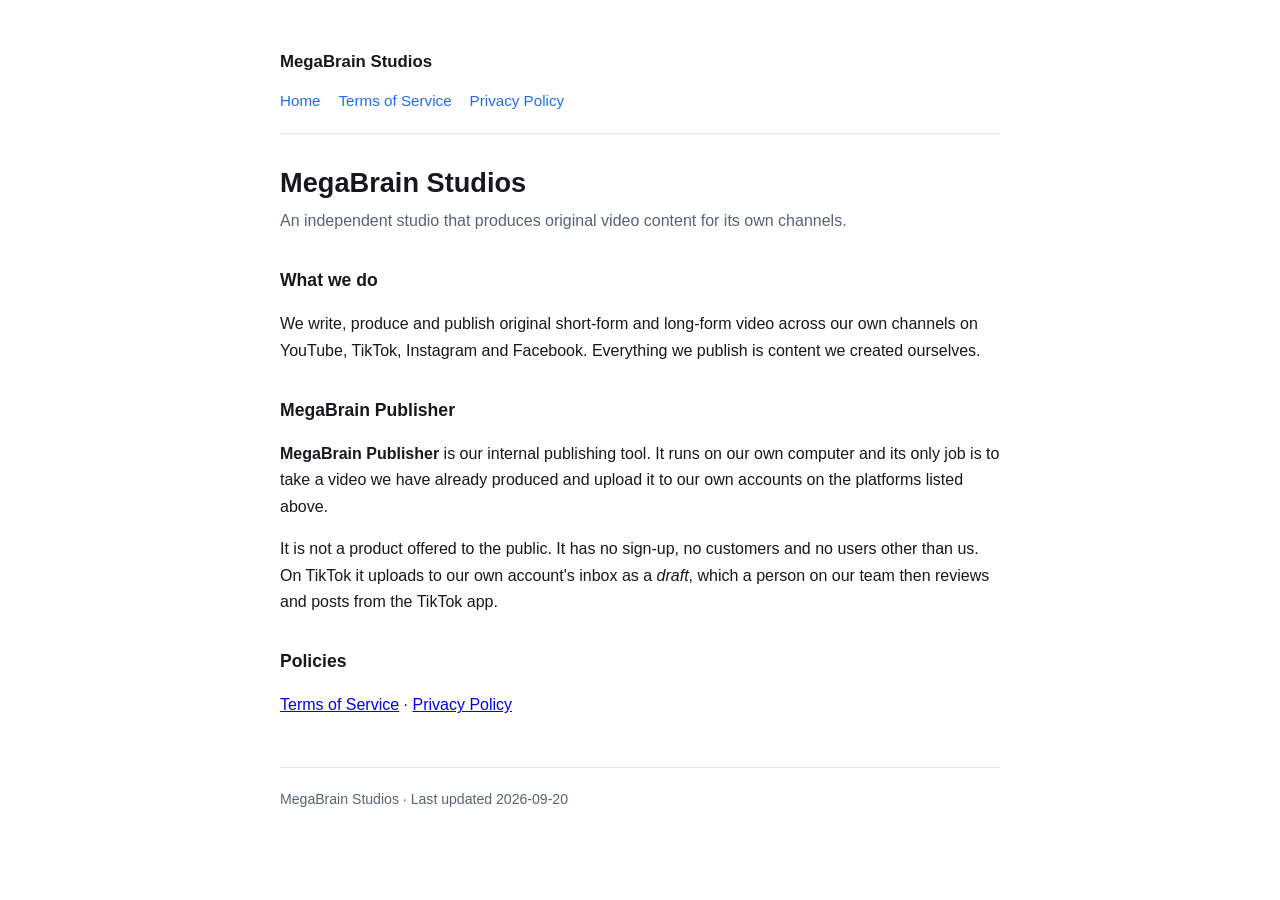
<file: index.html>
<!doctype html>
<html lang="en">
<head>
<meta charset="utf-8">
<meta name="viewport" content="width=device-width, initial-scale=1">
<title>MegaBrain Studios</title>
<meta name="description" content="MegaBrain Studios produces original short-form and long-form video for its own channels.">
<link rel="stylesheet" href="style.css">
</head>
<body>
<div class="wrap">
  <header>
    <a class="brand" href="./">MegaBrain Studios</a>
    <nav>
      <a href="./">Home</a>
      <a href="terms.html">Terms of Service</a>
      <a href="privacy.html">Privacy Policy</a>
    </nav>
  </header>

  <h1>MegaBrain Studios</h1>
  <p class="lead">An independent studio that produces original video content for its own channels.</p>

  <h2>What we do</h2>
  <p>We write, produce and publish original short-form and long-form video across our own
  channels on YouTube, TikTok, Instagram and Facebook. Everything we publish is content we
  created ourselves.</p>

  <h2>MegaBrain Publisher</h2>
  <p><strong>MegaBrain Publisher</strong> is our internal publishing tool. It runs on our own
  computer and its only job is to take a video we have already produced and upload it to our own
  accounts on the platforms listed above.</p>
  <p>It is not a product offered to the public. It has no sign-up, no customers and no users other
  than us. On TikTok it uploads to our own account's inbox as a <em>draft</em>, which a person on
  our team then reviews and posts from the TikTok app.</p>

  <h2>Policies</h2>
  <p>
    <a href="terms.html">Terms of Service</a> ·
    <a href="privacy.html">Privacy Policy</a>
  </p>

  <footer>
    MegaBrain Studios · Last updated 2026-09-20
  </footer>
</div>
</body>
</html>
</file>
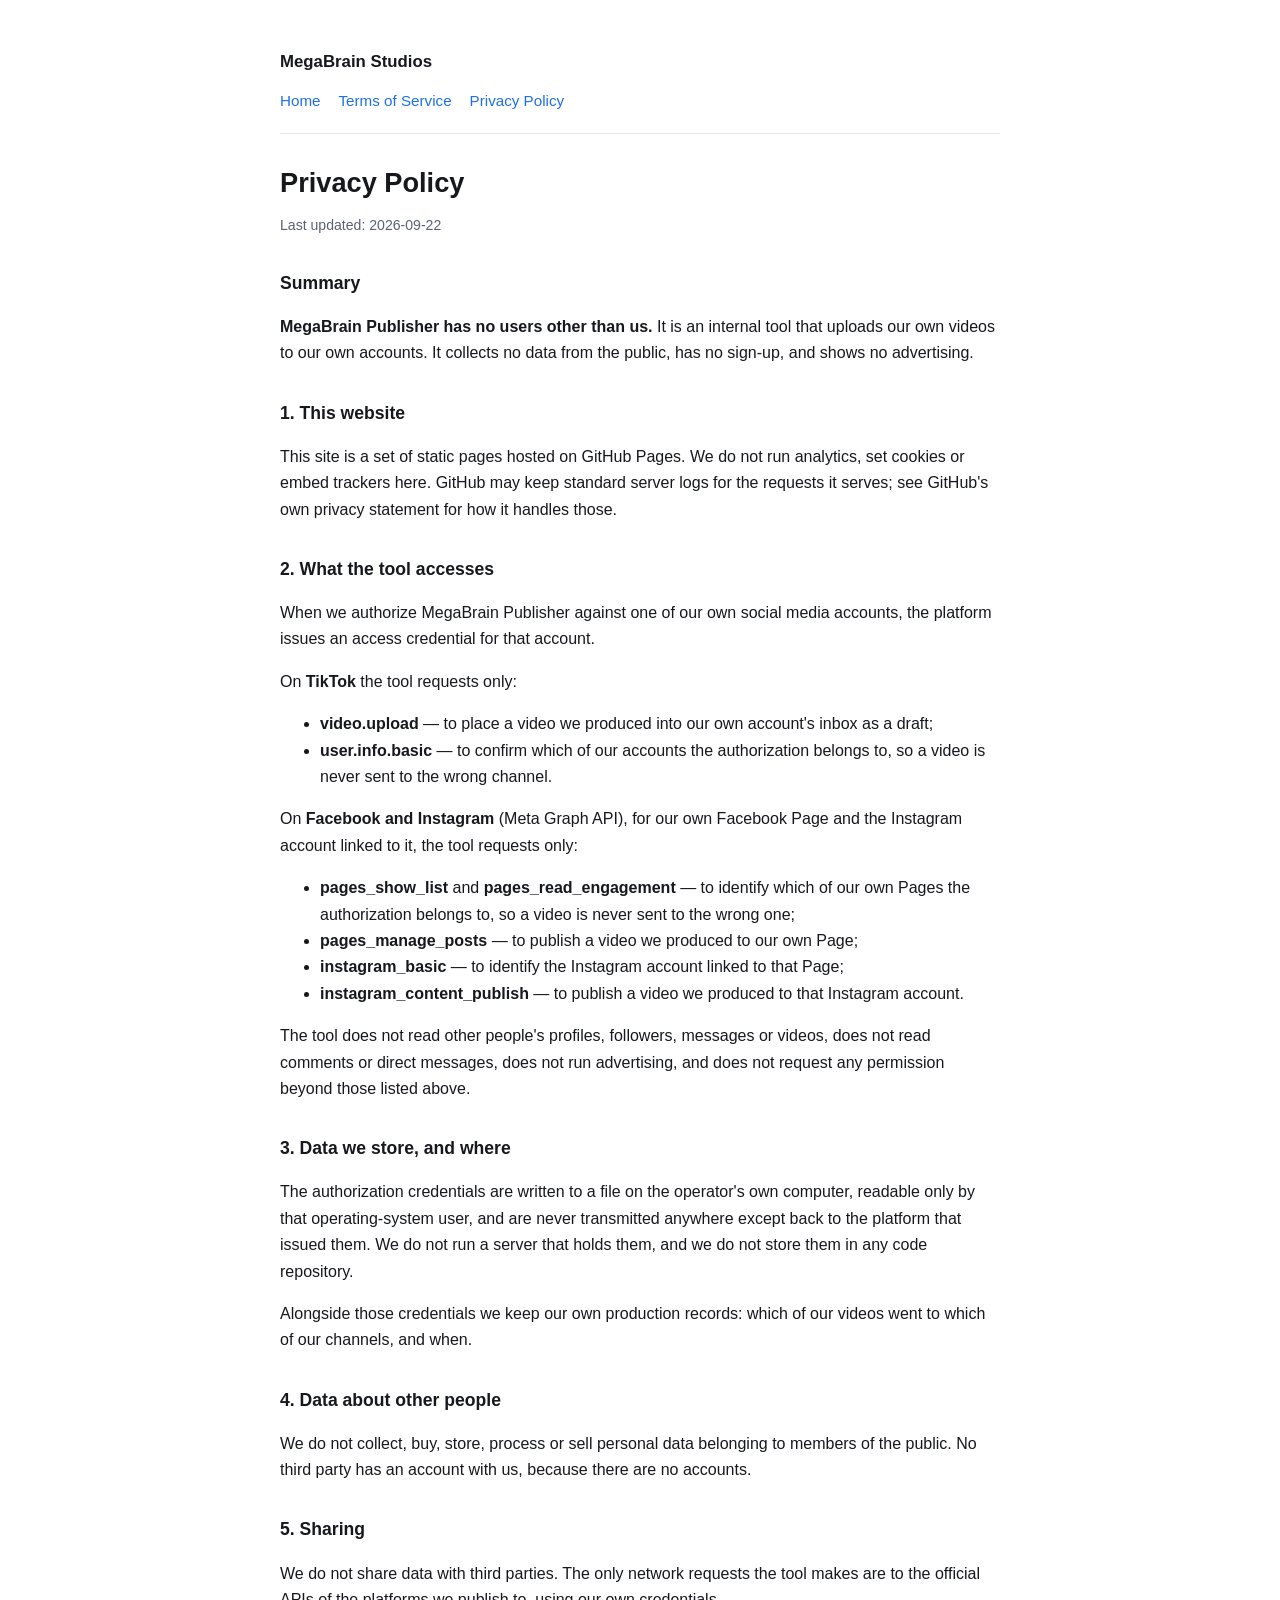
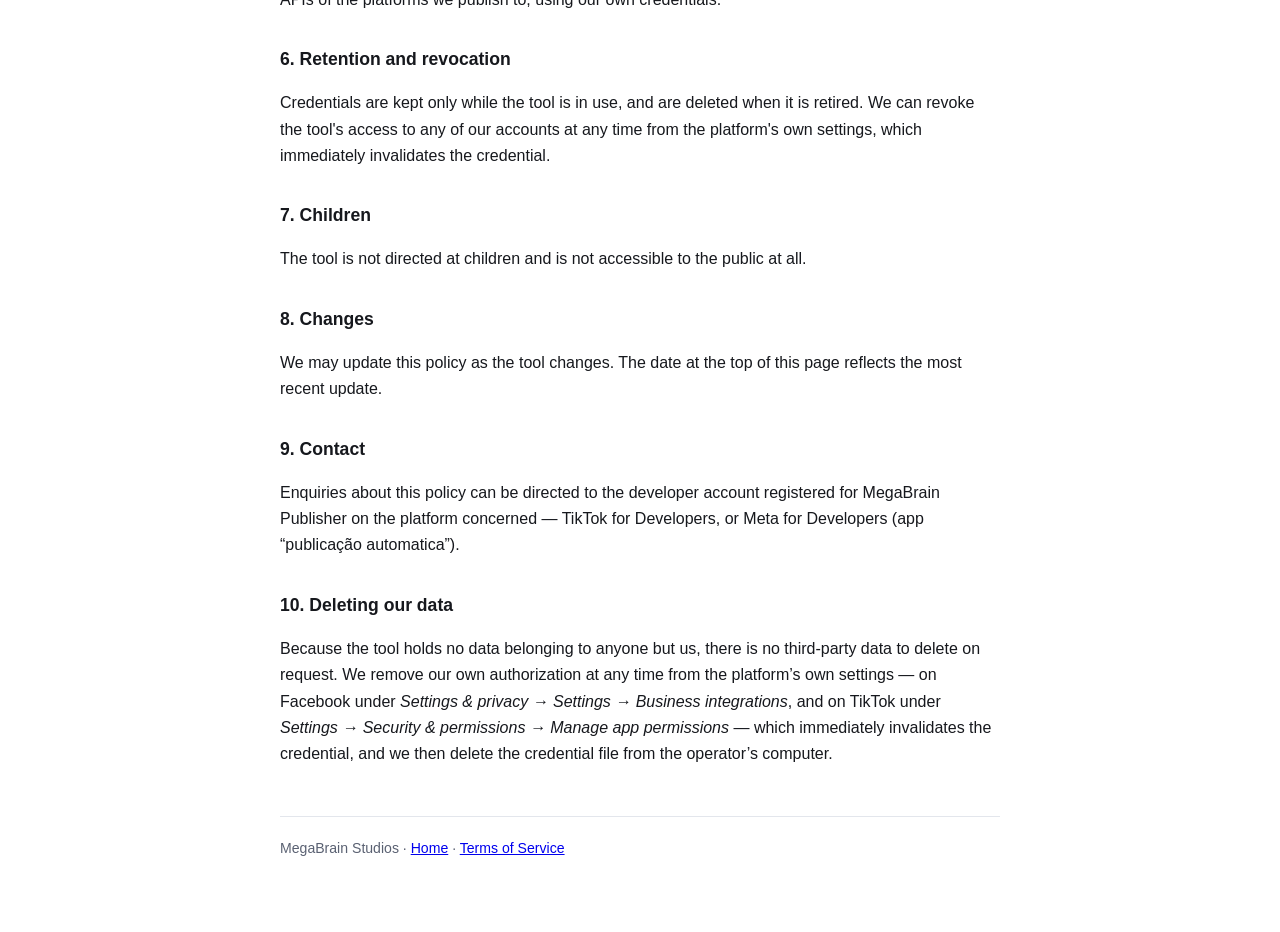
<file: privacy.html>
<!doctype html>
<html lang="en">
<head>
<meta charset="utf-8">
<meta name="viewport" content="width=device-width, initial-scale=1">
<title>Privacy Policy — MegaBrain Studios</title>
<meta name="description" content="Privacy Policy for MegaBrain Studios and its internal publishing tool, MegaBrain Publisher.">
<link rel="stylesheet" href="style.css">
</head>
<body>
<div class="wrap">
  <header>
    <a class="brand" href="./">MegaBrain Studios</a>
    <nav>
      <a href="./">Home</a>
      <a href="terms.html">Terms of Service</a>
      <a href="privacy.html">Privacy Policy</a>
    </nav>
  </header>

  <h1>Privacy Policy</h1>
  <p class="updated">Last updated: 2026-09-22</p>

  <h2>Summary</h2>
  <p><strong>MegaBrain Publisher has no users other than us.</strong> It is an internal tool that
  uploads our own videos to our own accounts. It collects no data from the public, has no sign-up,
  and shows no advertising.</p>

  <h2>1. This website</h2>
  <p>This site is a set of static pages hosted on GitHub Pages. We do not run analytics, set
  cookies or embed trackers here. GitHub may keep standard server logs for the requests it serves;
  see GitHub's own privacy statement for how it handles those.</p>

  <h2>2. What the tool accesses</h2>
  <p>When we authorize MegaBrain Publisher against one of our own social media accounts, the
  platform issues an access credential for that account.</p>
  <p>On <strong>TikTok</strong> the tool requests only:</p>
  <ul>
    <li><strong>video.upload</strong> — to place a video we produced into our own account's inbox
    as a draft;</li>
    <li><strong>user.info.basic</strong> — to confirm which of our accounts the authorization
    belongs to, so a video is never sent to the wrong channel.</li>
  </ul>
  <p>On <strong>Facebook and Instagram</strong> (Meta Graph API), for our own Facebook Page and the
  Instagram account linked to it, the tool requests only:</p>
  <ul>
    <li><strong>pages_show_list</strong> and <strong>pages_read_engagement</strong> — to identify
    which of our own Pages the authorization belongs to, so a video is never sent to the wrong one;</li>
    <li><strong>pages_manage_posts</strong> — to publish a video we produced to our own Page;</li>
    <li><strong>instagram_basic</strong> — to identify the Instagram account linked to that Page;</li>
    <li><strong>instagram_content_publish</strong> — to publish a video we produced to that
    Instagram account.</li>
  </ul>
  <p>The tool does not read other people's profiles, followers, messages or videos, does not read
  comments or direct messages, does not run advertising, and does not request any permission beyond
  those listed above.</p>

  <h2>3. Data we store, and where</h2>
  <p>The authorization credentials are written to a file on the operator's own computer, readable
  only by that operating-system user, and are never transmitted anywhere except back to the
  platform that issued them. We do not run a server that holds them, and we do not store them in
  any code repository.</p>
  <p>Alongside those credentials we keep our own production records: which of our videos went to
  which of our channels, and when.</p>

  <h2>4. Data about other people</h2>
  <p>We do not collect, buy, store, process or sell personal data belonging to members of the
  public. No third party has an account with us, because there are no accounts.</p>

  <h2>5. Sharing</h2>
  <p>We do not share data with third parties. The only network requests the tool makes are to the
  official APIs of the platforms we publish to, using our own credentials.</p>

  <h2>6. Retention and revocation</h2>
  <p>Credentials are kept only while the tool is in use, and are deleted when it is retired. We can
  revoke the tool's access to any of our accounts at any time from the platform's own settings,
  which immediately invalidates the credential.</p>

  <h2>7. Children</h2>
  <p>The tool is not directed at children and is not accessible to the public at all.</p>

  <h2>8. Changes</h2>
  <p>We may update this policy as the tool changes. The date at the top of this page reflects the
  most recent update.</p>

  <h2>9. Contact</h2>
  <p>Enquiries about this policy can be directed to the developer account registered for MegaBrain
  Publisher on the platform concerned — TikTok for Developers, or Meta for Developers (app
  &ldquo;publicação automatica&rdquo;).</p>

  <h2>10. Deleting our data</h2>
  <p>Because the tool holds no data belonging to anyone but us, there is no third-party data to
  delete on request. We remove our own authorization at any time from the platform&rsquo;s own
  settings — on Facebook under <em>Settings &amp; privacy &rarr; Settings &rarr; Business
  integrations</em>, and on TikTok under <em>Settings &rarr; Security &amp; permissions &rarr;
  Manage app permissions</em> — which immediately invalidates the credential, and we then delete
  the credential file from the operator&rsquo;s computer.</p>

  <footer>
    MegaBrain Studios · <a href="./">Home</a> · <a href="terms.html">Terms of Service</a>
  </footer>
</div>
</body>
</html>
</file>
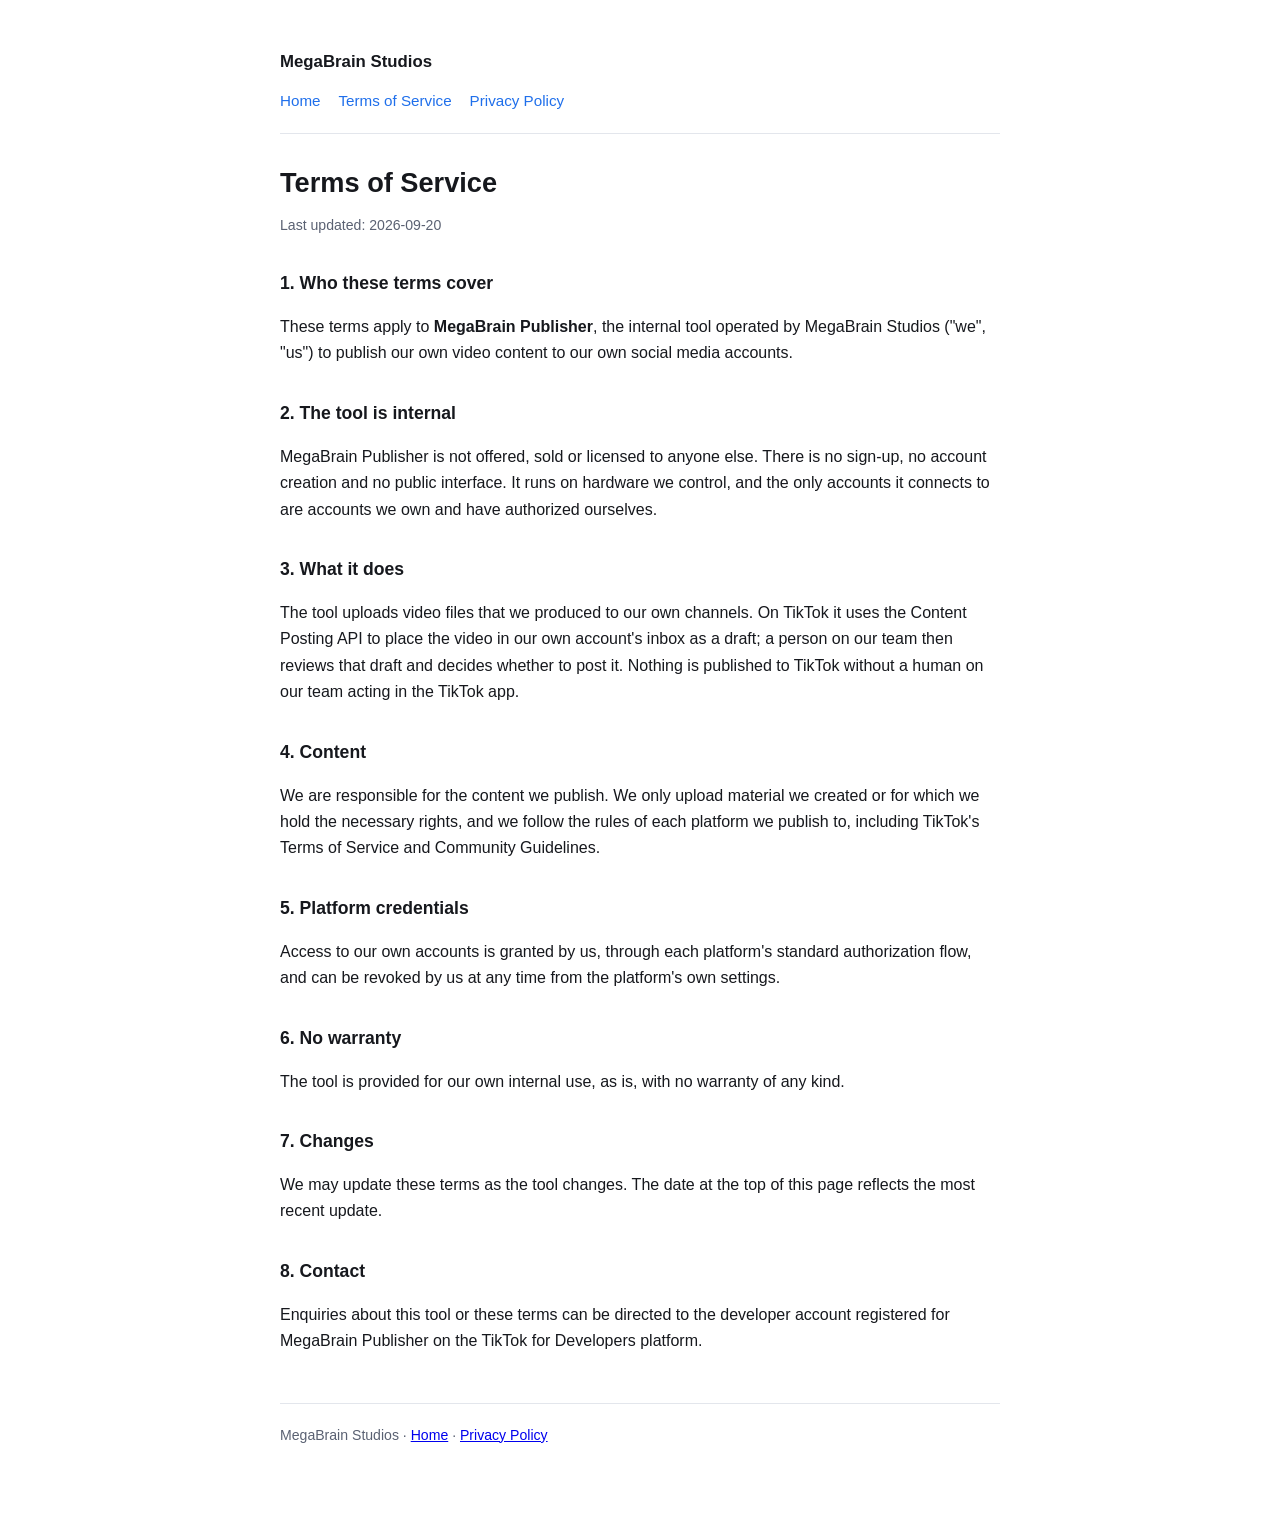
<file: terms.html>
<!doctype html>
<html lang="en">
<head>
<meta charset="utf-8">
<meta name="viewport" content="width=device-width, initial-scale=1">
<title>Terms of Service — MegaBrain Studios</title>
<meta name="description" content="Terms of Service for MegaBrain Studios and its internal publishing tool, MegaBrain Publisher.">
<link rel="stylesheet" href="style.css">
</head>
<body>
<div class="wrap">
  <header>
    <a class="brand" href="./">MegaBrain Studios</a>
    <nav>
      <a href="./">Home</a>
      <a href="terms.html">Terms of Service</a>
      <a href="privacy.html">Privacy Policy</a>
    </nav>
  </header>

  <h1>Terms of Service</h1>
  <p class="updated">Last updated: 2026-09-20</p>

  <h2>1. Who these terms cover</h2>
  <p>These terms apply to <strong>MegaBrain Publisher</strong>, the internal tool operated by
  MegaBrain Studios ("we", "us") to publish our own video content to our own social media
  accounts.</p>

  <h2>2. The tool is internal</h2>
  <p>MegaBrain Publisher is not offered, sold or licensed to anyone else. There is no sign-up, no
  account creation and no public interface. It runs on hardware we control, and the only accounts
  it connects to are accounts we own and have authorized ourselves.</p>

  <h2>3. What it does</h2>
  <p>The tool uploads video files that we produced to our own channels. On TikTok it uses the
  Content Posting API to place the video in our own account's inbox as a draft; a person on our
  team then reviews that draft and decides whether to post it. Nothing is published to TikTok
  without a human on our team acting in the TikTok app.</p>

  <h2>4. Content</h2>
  <p>We are responsible for the content we publish. We only upload material we created or for
  which we hold the necessary rights, and we follow the rules of each platform we publish to,
  including TikTok's Terms of Service and Community Guidelines.</p>

  <h2>5. Platform credentials</h2>
  <p>Access to our own accounts is granted by us, through each platform's standard authorization
  flow, and can be revoked by us at any time from the platform's own settings.</p>

  <h2>6. No warranty</h2>
  <p>The tool is provided for our own internal use, as is, with no warranty of any kind.</p>

  <h2>7. Changes</h2>
  <p>We may update these terms as the tool changes. The date at the top of this page reflects the
  most recent update.</p>

  <h2>8. Contact</h2>
  <p>Enquiries about this tool or these terms can be directed to the developer account registered
  for MegaBrain Publisher on the TikTok for Developers platform.</p>

  <footer>
    MegaBrain Studios · <a href="./">Home</a> · <a href="privacy.html">Privacy Policy</a>
  </footer>
</div>
</body>
</html>
</file>
<file: style.css>
:root {
  --bg: #ffffff;
  --fg: #16181d;
  --muted: #5a6172;
  --line: #e3e6ec;
  --accent: #1f6feb;
}
@media (prefers-color-scheme: dark) {
  :root:not([data-theme="light"]) {
    --bg: #0f1115;
    --fg: #e8eaed;
    --muted: #9aa2b1;
    --line: #262a33;
    --accent: #6ea8ff;
  }
}
* { box-sizing: border-box; }
body {
  margin: 0;
  background: var(--bg);
  color: var(--fg);
  font: 16px/1.65 -apple-system, BlinkMacSystemFont, "Segoe UI", Roboto, Helvetica, Arial, sans-serif;
  padding: 0 16px;
}
.wrap { max-width: 720px; margin: 0 auto; padding: 48px 0 72px; }
header { border-bottom: 1px solid var(--line); padding-bottom: 20px; margin-bottom: 32px; }
header a.brand { font-weight: 700; font-size: 1.05rem; color: var(--fg); text-decoration: none; }
nav { margin-top: 12px; display: flex; gap: 18px; flex-wrap: wrap; }
nav a { color: var(--accent); text-decoration: none; font-size: 0.95rem; }
nav a:hover { text-decoration: underline; }
h1 { font-size: 1.7rem; line-height: 1.25; margin: 0 0 8px; }
h2 { font-size: 1.1rem; margin: 32px 0 8px; }
p, li { color: var(--fg); }
.lead { color: var(--muted); margin-top: 0; }
.updated { color: var(--muted); font-size: 0.88rem; }
footer { border-top: 1px solid var(--line); margin-top: 48px; padding-top: 20px; color: var(--muted); font-size: 0.88rem; }
</file>
